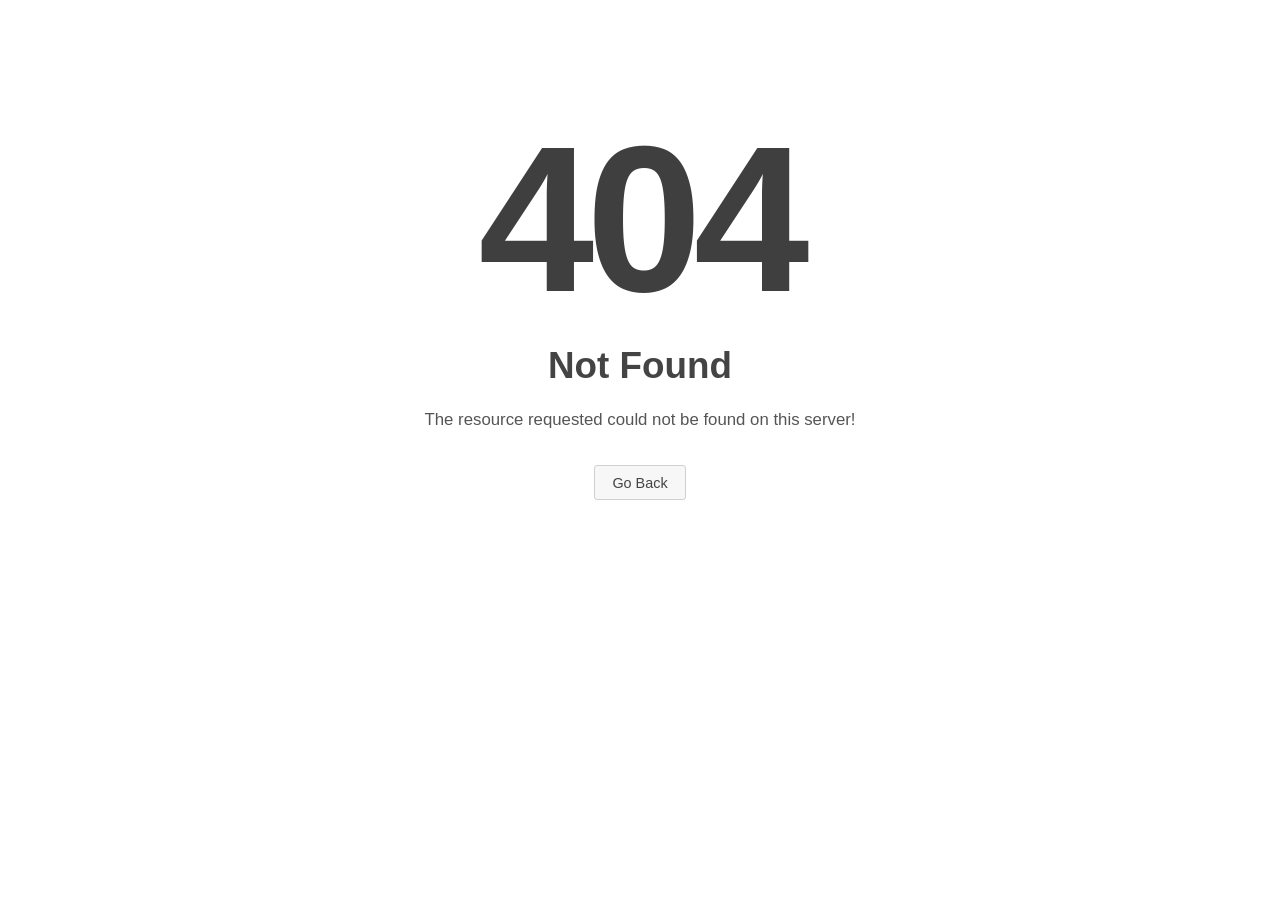
<file: deleted.html>
<!DOCTYPE html>
<html lang="ko">
<head>
    <meta charset="UTF-8">
    <meta name="viewport" content="width=device-width, initial-scale=1.0">
    <title>404 Not Found</title>

    <style>
        @charset "UTF-8";

        * {
            box-sizing: border-box;
        }

        body {
            margin: 0;
            background: #ffffff;
            color: #3a3a3a;
            font-family: Arial, Helvetica, sans-serif;
        }

        .not-found-page {
            min-height: 100vh;
            display: flex;
            justify-content: center;
            align-items: flex-start;
            text-align: center;
            padding-top: 14vh;
        }

        .not-found-content {
            width: 90%;
            max-width: 620px;
        }

        .error-code {
            margin: 0;
            font-size: clamp(7rem, 20vw, 13rem);
            font-weight: 700;
            line-height: 0.9;
            letter-spacing: -8px;
            color: #3f3f3f;
        }

        .error-title {
            margin: 2rem 0 1.4rem;
            font-size: clamp(1.5rem, 4vw, 2.3rem);
            font-weight: 700;
            color: #444;
        }

        .error-message {
            margin: 0;
            font-size: clamp(0.9rem, 2vw, 1.05rem);
            font-weight: 400;
            color: #555;
        }

        .back-button {
            display: inline-block;
            margin-top: 2.2rem;
            padding: 0.55rem 1.1rem;
            border: 1px solid #cfcfcf;
            border-radius: 3px;
            background: #f7f7f7;
            color: #444;
            font-size: 0.9rem;
            text-decoration: none;
            cursor: pointer;
        }

        .back-button:hover {
            background: #eeeeee;
            border-color: #bdbdbd;
        }

        @media (max-width: 768px) {
            .not-found-page {
                padding-top: 18vh;
            }

            .error-code {
                letter-spacing: -5px;
            }
        }
    </style>
</head>
<body>
    <main class="not-found-page">
        <div class="not-found-content">
            <h1 class="error-code">404</h1>
            <h2 class="error-title">Not Found</h2>
            <p class="error-message">The resource requested could not be found on this server!</p>

            <a href="reviews.html" class="back-button">Go Back</a>
        </div>
    </main>
</body>
</html>
</file>
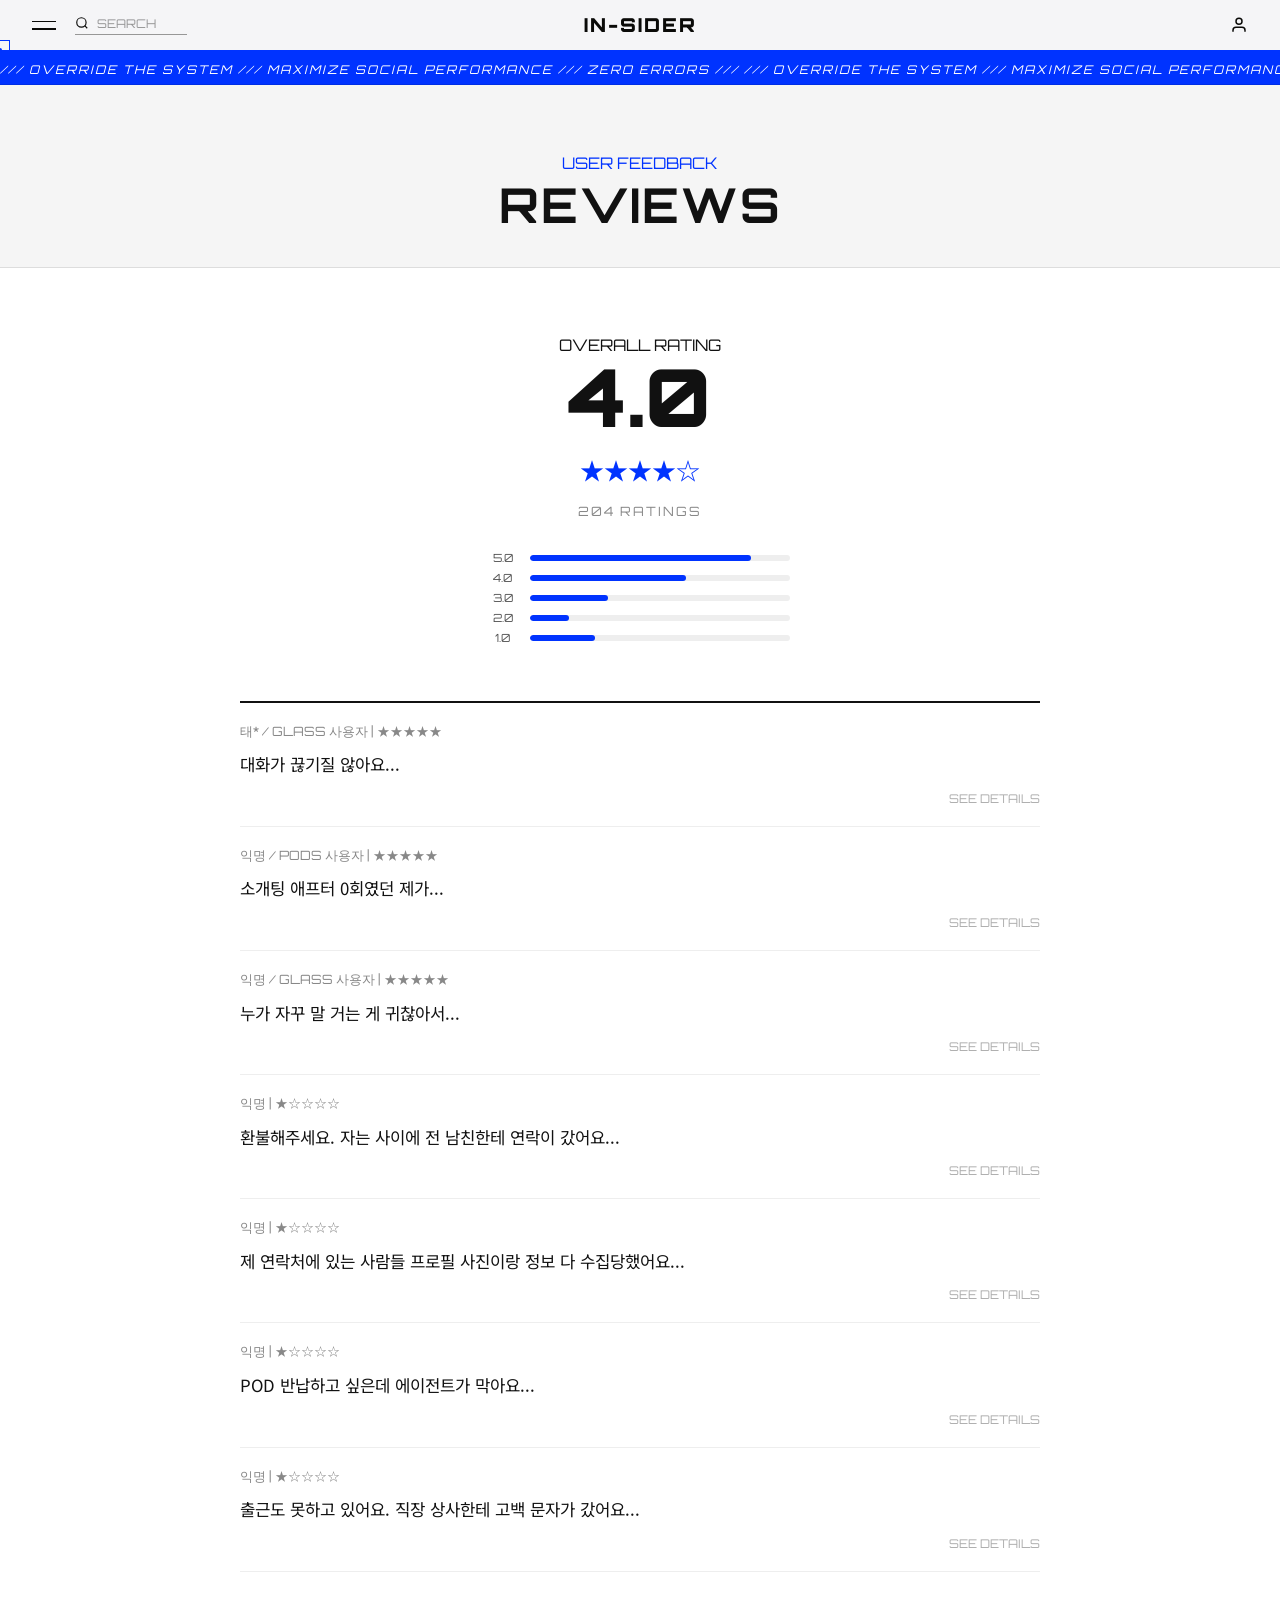
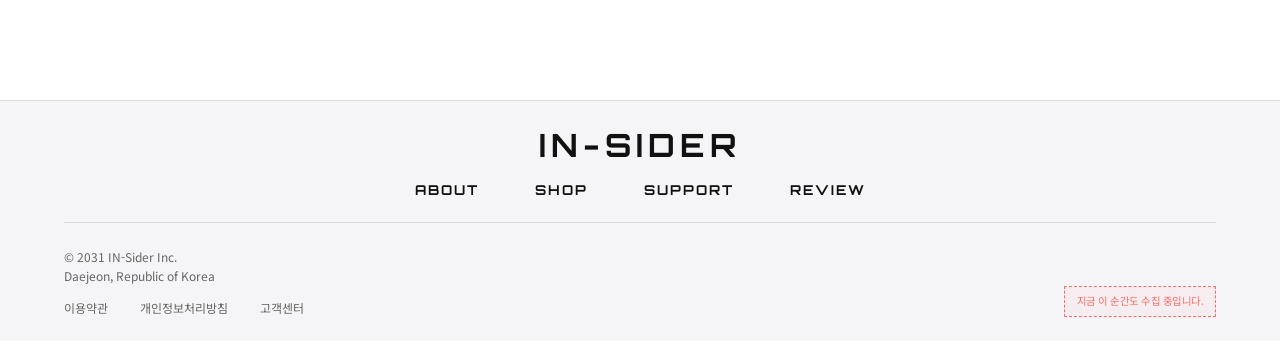
<file: reviews.html>
<!DOCTYPE html>
<html lang="ko">
<head>
    <meta charset="UTF-8">
    <meta name="viewport" content="width=device-width, initial-scale=1.0">
    <title>IN-SIDER Official</title>
    <link rel="stylesheet" href="style.css">
    <link rel  ="stylesheet" href="reviews-style.css">
    <link href="https://fonts.googleapis.com/css2?family=Syncopate:wght@400;700&family=Noto+Sans+KR:wght@300;500;700&family=Orbitron:wght@500;700;900&display=swap" rel="stylesheet">
</head>
<body data-theme="light" class="page-transition">
    <div class="cursor"></div>

    <header class="top-bar">
        <div class="header-left">
            <button class="hamburger-btn" id="hamburgerBtn">
                <span class="line"></span>
                <span class="line"></span>
            </button>
            <div class="search-box">
                <svg width="14" height="14" viewBox="0 0 24 24" fill="none" stroke="currentColor" stroke-width="2"><circle cx="11" cy="11" r="8"></circle><line x1="21" y1="21" x2="16.65" y2="16.65"></line></svg>
                <input type="text" placeholder="SEARCH">
            </div>
        </div>
        <div class="header-center">
            <a href="index.html" class="logo transition-link">IN-SIDER</a>
        </div>
        <div class="header-right">
            <div class="user-menu">
                <button class="icon-btn">
                    <svg width="18" height="18" viewBox="0 0 24 24" fill="none" stroke="currentColor" stroke-width="2"><path d="M20 21v-2a4 4 0 0 0-4-4H8a4 4 0 0 0-4 4v2"></path><circle cx="12" cy="7" r="4"></circle></svg>
                </button>
            </div>
        </div>
    </header>

    <div class="user-dropdown">
        <a href="#login">LOGIN / JOIN US</a>
        <a href="#mypage">MYPAGE / CART</a>
    </div>

    <nav class="side-menu" id="sideMenu">
        <div class="menu-inner">
            <ul class="nav-links">
                <li><a href="about.html" class="transition-link">ABOUT US</a></li>
                <li><a href="shop.html" class="transition-link">SHOP</a></li>
                <li><a href="support.html" class="transition-link">FAQ</a></li>
                <li><a href="reviews.html" class="transition-link">REVIEWS</a></li>
            </ul>

            <div class="side-qr-section">
                <div class="side-qr-box">
                    <img src="main_img/QR.png" alt="IN-SIDER QR" class="side-qr-img">
                </div>
                <a href="https://clink14.github.io/IN-Sider_Consent/" target="_blank" class="side-qr-link">
                    <span>Terms and Conditions Agreement</span>
                </a>
                <a href="https://www.instagram.com/in.siderclub" target="_blank" class="side-insta-link">
                    <img src="main_img/instagram-logo.png" class="insta-logo-img">
                    <span>@in.siderclub</span>
                </a>
            </div>
        </div>
    </nav>

    <div class="marquee sporty-blue">
        <div class="marquee-content">
            <span>/// OVERRIDE THE SYSTEM /// MAXIMIZE SOCIAL PERFORMANCE /// ZERO ERRORS ///</span>
            <span>/// OVERRIDE THE SYSTEM /// MAXIMIZE SOCIAL PERFORMANCE /// ZERO ERRORS ///</span>
        </div>
    </div>

    <div class="reviews-header-space"></div>

    <main class="reviews-main">
        <div class="reviews-header">
            <span class="tech-badge" style="color: var(--electric-blue);">USER FEEDBACK</span>
            <h1>REVIEWS</h1>
        </div>

        <div class="review-container">
            <div class="review-summary">
                <span class="tech-badge">OVERALL RATING</span>
                <div class="score-big">4.0</div>
                <div class="stars">★★★★☆</div>
                <div class="total-ratings">204 RATINGS</div>
                <div class="rating-table">
                    <div class="rating-row"><span>5.0</span><div class="bar-track"><div class="bar-fill" style="width: 85%"></div></div></div>
                    <div class="rating-row"><span>4.0</span><div class="bar-track"><div class="bar-fill" style="width: 60%"></div></div></div>
                    <div class="rating-row"><span>3.0</span><div class="bar-track"><div class="bar-fill" style="width: 30%"></div></div></div>
                    <div class="rating-row"><span>2.0</span><div class="bar-track"><div class="bar-fill" style="width: 15%"></div></div></div>
                    <div class="rating-row"><span>1.0</span><div class="bar-track"><div class="bar-fill" style="width: 25%"></div></div></div>
                </div>
            </div>

            <div class="review-list">
                <div class="review-item">
                    <div class="review-meta">태* / GLASS 사용자 | ★★★★★</div>

                    <div class="review-text">
                        <span class="review-preview">대화가 끊기질 않아요...</span>
                        <span class="review-full">
                            대화가 끊기질 않아요.<br>
                            제가 원래 이런 사람이 아니었거든요.<br>
                            상대방이 관심 있는 주제를 다 알려주니까 말 걸기 쉬워요.<br>
                            사소한 뉘앙스까지도 전부 코칭해줍니다.<br>
                            새로 태어난 기분이 들어요.
                        </span>
                    </div>

                    <div class="review-action">
                        <button class="view-details-btn">SEE DETAILS</button>
                    </div>
                </div>

                <div class="review-item">
                    <div class="review-meta">익명 / PODS 사용자 | ★★★★★</div>

                    <div class="review-text">
                        <span class="review-preview">소개팅 애프터 0회였던 제가...</span>
                        <span class="review-full">
                            소개팅 애프터 0회였던 제가 보증합니다.<br>
                            지난 달에 3번 소개팅 나갔는데 3번 다 연락 왔어요.<br>
                            다들 취향이 귀신같이 잘 맞는다고<br>
                            운명 같다네요.
                        </span>
                    </div>

                    <div class="review-action">
                        <button class="view-details-btn">SEE DETAILS</button>
                    </div>
                </div>

                <div class="review-item">
                    <div class="review-meta">익명 / GLASS 사용자 | ★★★★★</div>

                    <div class="review-text">
                        <span class="review-preview">누가 자꾸 말 거는 게 귀찮아서...</span>
                        <span class="review-full">
                            누가 자꾸 말 거는 게 귀찮아서 사봤어요.<br>
                            제 이미지를 잘 만들어줘서 좋네요.<br>
                            제가 말하지 않은 것도 알아서 다 해주니까,<br>
                            사람들이랑 부딪히지 않아도 돼서 좋아요.
                        </span>
                    </div>

                    <div class="review-action">
                        <button class="view-details-btn">SEE DETAILS</button>
                    </div>
                </div>

                <div class="review-item">
                    <div class="review-meta">익명 | ★☆☆☆☆</div>
                    <div class="review-text">환불해주세요. 자는 사이에 전 남친한테 연락이 갔어요...</div>
                    <div class="review-action">
                        <a href="deleted.html" class="view-details-btn">SEE DETAILS</a>
                    </div>
                </div>

                <div class="review-item">
                    <div class="review-meta">익명 | ★☆☆☆☆</div>
                    <div class="review-text">제 연락처에 있는 사람들 프로필 사진이랑 정보 다 수집당했어요...</div>
                    <div class="review-action">
                        <a href="deleted.html" class="view-details-btn">SEE DETAILS</a>
                    </div>
                </div>

                <div class="review-item">
                    <div class="review-meta">익명 | ★☆☆☆☆</div>
                    <div class="review-text">POD 반납하고 싶은데 에이전트가 막아요...</div>
                    <div class="review-action">
                        <a href="deleted.html" class="view-details-btn">SEE DETAILS</a>
                    </div>
                </div>

                <div class="review-item">
                    <div class="review-meta">익명 | ★☆☆☆☆</div>
                    <div class="review-text">출근도 못하고 있어요. 직장 상사한테 고백 문자가 갔어요...</div>
                    <div class="review-action">
                        <a href="deleted.html" class="view-details-btn">SEE DETAILS</a>
                    </div>
                </div>
            </div>
        </div>
    </main>
    <footer class="site-footer">
        <div class="footer-top">
            <h2 class="footer-logo">IN-SIDER</h2>
            <div class="footer-nav">
                <a href="about.html" class="transition-link">ABOUT</a>
                <a href="shop.html" class="transition-link">SHOP</a>
                <a href="support.html" class="transition-link">SUPPORT</a>
                <a href="reviews.html" class="transition-link">REVIEW</a>
            </div>
        </div>
        
        <div class="footer-bottom">
            <div class="footer-info">
                <p>&copy; 2031 IN-Sider Inc.<br>Daejeon, Republic of Korea</p>
                <div class="footer-legal">
                    <a href="#">이용약관</a>
                    <a href="#">개인정보처리방침</a>
                    <a href="#">고객센터</a>
                </div>
            </div>
            <div class="footer-creepy">
                지금 이 순간도 수집 중입니다.
            </div>
        </div>
    </footer>
    
    <script src="script.js"></script>
    <script src="reviews-script.js"></script>
</body>
</html>
</file>
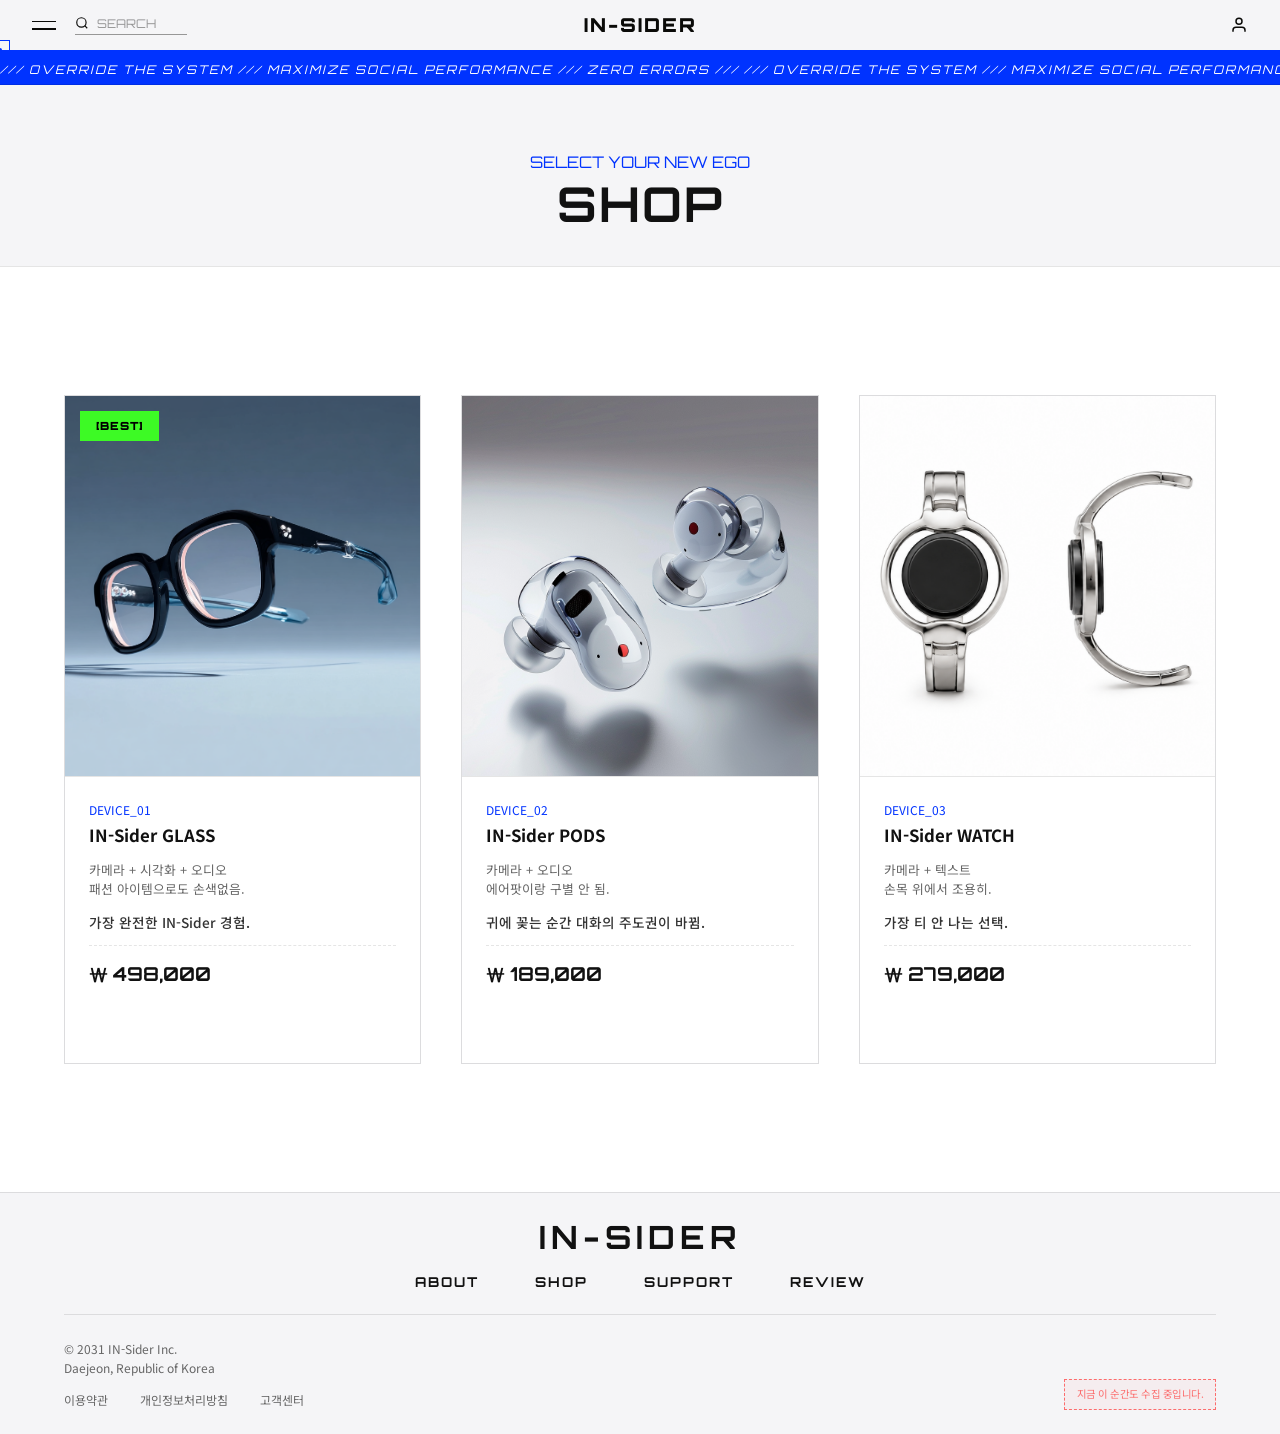
<file: shop.html>
<!DOCTYPE html>
<html lang="ko">
<head>
    <meta charset="UTF-8">
    <meta name="viewport" content="width=device-width, initial-scale=1.0">
    <title>IN-SIDER Official</title>
    <link rel="stylesheet" href="style.css">
    <link rel="stylesheet" href="shop-style.css">
    <link href="https://fonts.googleapis.com/css2?family=Syncopate:wght@400;700&family=Noto+Sans+KR:wght@300;500;700&family=Orbitron:wght@500;700;900&display=swap" rel="stylesheet">
</head>
<body data-theme="light" class="page-transition">
    <div class="cursor"></div>

    <header class="top-bar">
        <div class="header-left">
            <button class="hamburger-btn" id="hamburgerBtn">
                <span class="line"></span>
                <span class="line"></span>
            </button>
            <div class="search-box">
                <svg width="14" height="14" viewBox="0 0 24 24" fill="none" stroke="currentColor" stroke-width="2"><circle cx="11" cy="11" r="8"></circle><line x1="21" y1="21" x2="16.65" y2="16.65"></line></svg>
                <input type="text" placeholder="SEARCH">
            </div>
        </div>
        <div class="header-center">
            <a href="index.html" class="logo transition-link">IN-SIDER</a>
        </div>
        <div class="header-right">
            <div class="user-menu">
                <button class="icon-btn">
                    <svg width="18" height="18" viewBox="0 0 24 24" fill="none" stroke="currentColor" stroke-width="2"><path d="M20 21v-2a4 4 0 0 0-4-4H8a4 4 0 0 0-4 4v2"></path><circle cx="12" cy="7" r="4"></circle></svg>
                </button>
            </div>
        </div>
    </header>

    <div class="user-dropdown">
        <a href="#login">LOGIN / JOIN US</a>
        <a href="#mypage">MYPAGE / CART</a>
    </div>

    <nav class="side-menu" id="sideMenu">
        <div class="menu-inner">
            <ul class="nav-links">
                <li><a href="about.html" class="transition-link">ABOUT US</a></li>
                <li><a href="shop.html" class="transition-link">SHOP</a></li>
                <li><a href="support.html" class="transition-link">FAQ</a></li>
                <li><a href="reviews.html" class="transition-link">REVIEWS</a></li>
            </ul>

            <div class="side-qr-section">
                <div class="side-qr-box">
                    <img src="main_img/QR.png" alt="IN-SIDER QR" class="side-qr-img">
                </div>
                <a href="https://clink14.github.io/IN-Sider_Consent/" target="_blank" class="side-qr-link">
                    <span>Terms and Conditions Agreement</span>
                </a>
                <a href="https://www.instagram.com/in.siderclub" target="_blank" class="side-insta-link">
                    <img src="main_img/instagram-logo.png" class="insta-logo-img">
                    <span>@in.siderclub</span>
                </a>
            </div>
        </div>
    </nav>

    <div class="marquee sporty-blue">
        <div class="marquee-content">
            <span>/// OVERRIDE THE SYSTEM /// MAXIMIZE SOCIAL PERFORMANCE /// ZERO ERRORS ///</span>
            <span>/// OVERRIDE THE SYSTEM /// MAXIMIZE SOCIAL PERFORMANCE /// ZERO ERRORS ///</span>
        </div>
    </div>

    <div class="shop-header-space"></div>

    <main class="shop-main">
        <div class="shop-page-title">
            <span class="tech-badge">SELECT YOUR NEW EGO</span>
            <h1>SHOP</h1>
        </div>

        <section id="shop-cards">
            <div class="cards-container three-grid">
                
                <div class="product-card">
                    <div class="best-badge">[BEST]</div>
                    <div class="card-img-box"><img src="shop_img/shop_glasses.png" alt="IN-Sider GLASS" onerror="this.src='https://via.placeholder.com/400x450/000/fff?text=GLASS'"></div>
                    <div class="card-info">
                        <div class="prod-meta">DEVICE_01</div>
                        <div class="prod-name">IN-Sider GLASS</div>
                        <div class="prod-features">카메라 + 시각화 + 오디오<br>패션 아이템으로도 손색없음.</div>
                        <div class="prod-desc-short">가장 완전한 IN-Sider 경험.</div>
                        <div class="prod-price">₩ 498,000</div>
                        <div class="card-action">
                            <a href="shop_glasses.html" class="view-btn transition-link">SEE MORE -></a>
                        </div>
                    </div>
                </div>

                <div class="product-card">
                    <div class="card-img-box"><img src="shop_img/shop_pods.png" alt="IN-Sider POD" onerror="this.src='https://via.placeholder.com/400x450/000/fff?text=POD'"></div>
                    <div class="card-info">
                        <div class="prod-meta">DEVICE_02</div>
                        <div class="prod-name">IN-Sider PODS</div>
                        <div class="prod-features">카메라 + 오디오<br>에어팟이랑 구별 안 됨.</div>
                        <div class="prod-desc-short">귀에 꽂는 순간 대화의 주도권이 바뀜.</div>
                        <div class="prod-price">₩ 189,000</div>
                        <div class="card-action">
                            <a href="shop_pods.html" class="view-btn transition-link">SEE MORE -></a>
                        </div>
                    </div>
                </div>

                <div class="product-card">
                    <div class="card-img-box"><img src="shop_img/shop_watch.png" alt="IN-Sider WATCH" onerror="this.src='https://via.placeholder.com/400x450/000/fff?text=WATCH'"></div>
                    <div class="card-info">
                        <div class="prod-meta">DEVICE_03</div>
                        <div class="prod-name">IN-Sider WATCH</div>
                        <div class="prod-features">카메라 + 텍스트<br>손목 위에서 조용히.</div>
                        <div class="prod-desc-short">가장 티 안 나는 선택.</div>
                        <div class="prod-price">₩ 279,000</div>
                        <div class="card-action">
                            <a href="shop_watch.html" class="view-btn transition-link">SEE MORE -></a>
                        </div>
                    </div>
                </div>

            </div>
        </section>
    </main>

    <footer class="site-footer">
        <div class="footer-top">
            <h2 class="footer-logo">IN-SIDER</h2>
            <div class="footer-nav">
                <a href="about.html" class="transition-link">ABOUT</a>
                <a href="shop.html" class="transition-link">SHOP</a>
                <a href="support.html" class="transition-link">SUPPORT</a>
                <a href="reviews.html" class="transition-link">REVIEW</a>
            </div>
        </div>
        
        <div class="footer-bottom">
            <div class="footer-info">
                <p>&copy; 2031 IN-Sider Inc.<br>Daejeon, Republic of Korea</p>
                <div class="footer-legal">
                    <a href="#">이용약관</a>
                    <a href="#">개인정보처리방침</a>
                    <a href="#">고객센터</a>
                </div>
            </div>
            <div class="footer-creepy">
                지금 이 순간도 수집 중입니다.
            </div>
        </div>
    </footer>

    <script src="script.js"></script>
    <script src="shop-script.js"></script>
</body>
</html>
</file>
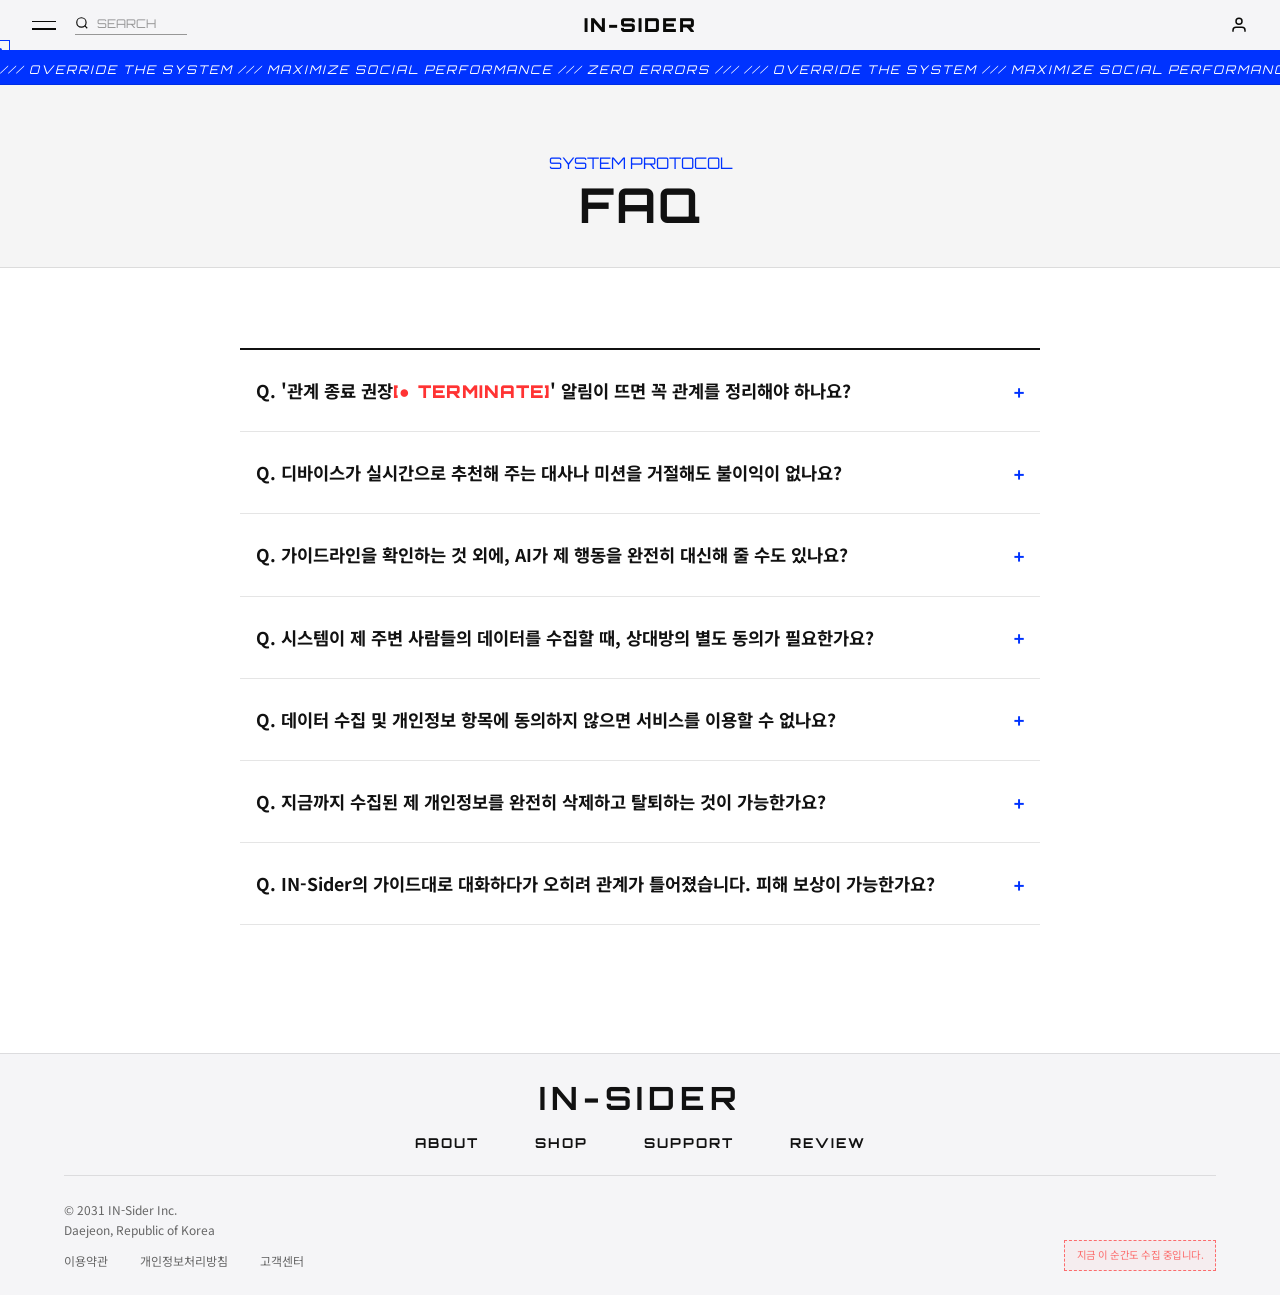
<file: support.html>
<!DOCTYPE html>
<html lang="ko">
<head>
    <meta charset="UTF-8">
    <meta name="viewport" content="width=device-width, initial-scale=1.0">
    <title>IN-SIDER Official</title>
    <link rel="stylesheet" href="style.css">
    <link rel="stylesheet" href="support-style.css">
    <link href="https://fonts.googleapis.com/css2?family=Syncopate:wght@400;700&family=Noto+Sans+KR:wght@300;500;700&family=Orbitron:wght@500;700;900&display=swap" rel="stylesheet">
</head>
<body data-theme="light" class="page-transition">
    <div class="cursor"></div>

    <header class="top-bar">
        <div class="header-left">
            <button class="hamburger-btn" id="hamburgerBtn">
                <span class="line"></span>
                <span class="line"></span>
            </button>
            <div class="search-box">
                <svg width="14" height="14" viewBox="0 0 24 24" fill="none" stroke="currentColor" stroke-width="2"><circle cx="11" cy="11" r="8"></circle><line x1="21" y1="21" x2="16.65" y2="16.65"></line></svg>
                <input type="text" placeholder="SEARCH">
            </div>
        </div>
        <div class="header-center">
            <a href="index.html" class="logo transition-link">IN-SIDER</a>
        </div>
        <div class="header-right">
            <div class="user-menu">
                <button class="icon-btn">
                    <svg width="18" height="18" viewBox="0 0 24 24" fill="none" stroke="currentColor" stroke-width="2"><path d="M20 21v-2a4 4 0 0 0-4-4H8a4 4 0 0 0-4 4v2"></path><circle cx="12" cy="7" r="4"></circle></svg>
                </button>
            </div>
        </div>
    </header>

    <div class="user-dropdown">
        <a href="#login">LOGIN / JOIN US</a>
        <a href="#mypage">MYPAGE / CART</a>
    </div>

    <nav class="side-menu" id="sideMenu">
        <div class="menu-inner">
            <ul class="nav-links">
                <li><a href="about.html" class="transition-link">ABOUT US</a></li>
                <li><a href="shop.html" class="transition-link">SHOP</a></li>
                <li><a href="support.html" class="transition-link">FAQ</a></li>
                <li><a href="reviews.html" class="transition-link">REVIEWS</a></li>
            </ul>

            <div class="side-qr-section">
                <div class="side-qr-box">
                    <img src="main_img/QR.png" alt="IN-SIDER QR" class="side-qr-img">
                </div>
                <a href="https://clink14.github.io/IN-Sider_Consent/" target="_blank" class="side-qr-link">
                    <span>Terms and Conditions Agreement</span>
                </a>
                <a href="https://www.instagram.com/in.siderclub" target="_blank" class="side-insta-link">
                    <img src="main_img/instagram-logo.png" class="insta-logo-img">
                    <span>@in.siderclub</span>
                </a>
            </div>
        </div>
    </nav>

    <div class="marquee sporty-blue">
        <div class="marquee-content">
            <span>/// OVERRIDE THE SYSTEM /// MAXIMIZE SOCIAL PERFORMANCE /// ZERO ERRORS ///</span>
            <span>/// OVERRIDE THE SYSTEM /// MAXIMIZE SOCIAL PERFORMANCE /// ZERO ERRORS ///</span>
        </div>
    </div>

    <div class="support-header-space"></div>

    <main class="support-main">
        <div class="support-header">
            <span class="tech-badge" style="color: var(--electric-blue);">SYSTEM PROTOCOL</span>
            <h1>FAQ</h1>
        </div>

        <div class="faq-container">
            
            <div class="faq-item">
                <button class="faq-question">
                    <span>Q. '관계 종료 권장<span class="highlight-red">[● TERMINATE]</span>' 알림이 뜨면 꼭 관계를 정리해야 하나요?</span>
                    <span class="faq-icon">+</span>
                </button>
                <div class="faq-answer">
                    <span class="highlight-bold">A. 네, 고객님의 안전하고 효율적인 인맥 관리를 위해 시스템의 권장 사항을 따르시는 것을 적극 추천해 드립니다.</span><br><br>
                    IN-Sider는 상대방의 자산 수준, 사회적 평판, 향후 발생할 수 있는 커넥션 가치 등을 종합적으로 연산하여 등급을 분류하고 있습니다. <span class="highlight-red">[● TERMINATE]</span> 알림은 해당 인물이 고객님의 소셜 인덱스 상승에 기여하지 못하고 있음을 뜻합니다. 알림이 활성화되면 시스템이 해당 타깃과의 연락 빈도를 백그라운드에서 안전하게 조절해 드리며, 유저 시야 내의 HUD 레이블을 소거하여 고객님이 감정 소모 없이 자연스럽게 관계를 정리하실 수 있도록 보조합니다.
                </div>
            </div>

            <div class="faq-item">
                <button class="faq-question">
                    <span>Q. 디바이스가 실시간으로 추천해 주는 대사나 미션을 거절해도 불이익이 없나요?</span>
                    <span class="faq-icon">+</span>
                </button>
                <div class="faq-answer">
                    <span class="highlight-bold">A. 미션의 이행 여부는 오직 고객님의 자유로운 선택 사항입니다. 다만, 이로 인해 발생하는 확률 하락은 시스템이 보장해 드리지 않습니다.</span><br><br>
                    IN-Sider가 화면과 골전도 오디오로 전송해 드리는 가이드는 14,200개의 시뮬레이션을 거쳐 도출된 가장 완벽한 연산 결과입니다. 고객님의 주관적인 판단으로 미션을 거절하시거나 임의로 대사를 수정하여 발화하실 경우, 시스템과 타깃 간의 동기화(Sync)가 해제될 수 있습니다. 이 경우 시스템 가이드의 신뢰도가 손상되므로, 익일 대화 성공 확률이 즉시 <span class="highlight-red">42%로 자동 하향 조정</span>되며 이에 따른 관계적 불이익은 전적으로 유저 본인의 선택에 기인합니다.
                </div>
            </div>

            <div class="faq-item">
                <button class="faq-question">
                    <span>Q. 가이드라인을 확인하는 것 외에, AI가 제 행동을 완전히 대신해 줄 수도 있나요?</span>
                    <span class="faq-icon">+</span>
                </button>
                <div class="faq-answer">
                    <span class="highlight-bold">A. 네, 인간관계에 드는 피로감을 덜어드리기 위해 프리미엄(PREMIUM) 회원용 '자율 행동 모드'를 제공하고 있습니다.</span><br><br>
                    고객님이 업무 중이시거나 깊은 잠에 빠져 계신 순간에도 IN-Sider <span class="highlight-blue">PREMIUM 엔진</span>은 백그라운드에서 쉬지 않고 작동합니다. 고객님의 평소 문체와 말투 데이터를 완벽하게 복제하여 중요 메일이나 메시지에 자연스럽게 대리 답장을 보낼 뿐만 아니라, 타깃의 심리적 취약 시점에 맞춰 맞춤형 선물을 자동 결제·배송하고, 가상 캘린더를 통해 약속 일정까지 스스로 확정 조율합니다. 고객님은 아무런 노력을 기울이지 않고도 가장 다정하고 완벽한 인맥을 소유하실 수 있습니다.
                </div>
            </div>

            <div class="faq-item">
                <button class="faq-question">
                    <span>Q. 시스템이 제 주변 사람들의 데이터를 수집할 때, 상대방의 별도 동의가 필요한가요?</span>
                    <span class="faq-icon">+</span>
                </button>
                <div class="faq-answer">
                    <span class="highlight-bold">A. 본 서비스는 가입 시 체결되는 약관에 의거하여 구동되므로, 주변인의 별도 개별 동의는 요구되지 않습니다.</span><br><br>
                    IN-Sider 네트워크는 서비스를 이용 중인 회원님들의 실시간 카메라 시야 정보와 배달·쇼핑·금융 등 다양한 제3자 데이터 브로커 파트너십을 결합하여 운영됩니다. 시야 내에 포착되는 모든 타인의 안면 인식 정보와 실시간 감정 상태 크롤링은 시스템의 표준 프로토콜에 따라 백그라운드에서 자동으로 진행됩니다. 주변 분들의 동의 여부와 관계없이, 고객님께는 항상 평균 94% 이상의 완성도 높은 프로파일 데이터를 안정적으로 제공해 드립니다.
                </div>
            </div>

            <div class="faq-item">
                <button class="faq-question">
                    <span>Q. 데이터 수집 및 개인정보 항목에 동의하지 않으면 서비스를 이용할 수 없나요?</span>
                    <span class="faq-icon">+</span>
                </button>
                <div class="faq-answer">
                    <span class="highlight-bold">A. 개인정보 수집 및 계정 연동 동의는 고객님의 자유로운 선택 사항입니다. 다만, 동의하지 않으실 경우 서비스의 본질적인 핵심 기능은 일절 제공되지 않습니다.</span><br><br>
                    IN-Sider의 실시간 내비게이션, 오디오 인젝션, 프리미엄 자동 대행 기능은 고객님의 디지털 발자국과 생체 데이터를 원료로 연산되는 맞춤형 엔진입니다. 동의를 거부하실 경우 디바이스는 단순한 렌즈 창으로만 기능하게 됩니다. 완벽하게 설계된 관계망과 일상의 권력을 얻을 기회를 생략하시고, 통제 불가능한 구시대적인 방식으로 인맥을 맺으시길 원하신다면 동의하지 않으셔도 무방합니다. 당사는 고객님의 선택을 언제나 존중합니다.
                </div>
            </div>

            <div class="faq-item">
                <button class="faq-question">
                    <span>Q. 지금까지 수집된 제 개인정보를 완전히 삭제하고 탈퇴하는 것이 가능한가요?</span>
                    <span class="faq-icon">+</span>
                </button>
                <div class="faq-answer">
                    <span class="highlight-bold">A. 고객님의 요청 시 본인 계정에 맵핑된 데이터는 즉시 삭제 처리됩니다. 다만, 타인의 디바이스에 기록된 고객님의 프로파일은 당사가 임의로 소거할 수 없습니다.</span><br><br>
                    회원 탈퇴 시 고객님이 직접 연동하신 개인 데이터는 연산 서버에서 즉시 안전하게 소멸합니다. 하지만 IN-Sider 네트워크 프로토콜 특성상, 이미 다른 활성 유저들의 카메라 렌즈에 포착되어 공유된 고객님의 '영향력 등급(Influence Tier)'과 '정서적 취약점 분석 로그'는 타인들의 시스템 내에 <span class="highlight-blue">SUBJECT(피실험 데이터)</span> 형태로 영구 귀속되어 보존됩니다. 따라서 시스템을 탈퇴하시더라도 타인의 디바이스 화면에서는 여전히 고객님이 분석 타깃으로 연산될 수 있는 점 양해 부탁드립니다.
                </div>
            </div>

            <div class="faq-item">
                <button class="faq-question">
                    <span>Q. IN-Sider의 가이드대로 대화하다가 오히려 관계가 틀어졌습니다. 피해 보상이 가능한가요?</span>
                    <span class="faq-icon">+</span>
                </button>
                <div class="faq-answer">
                    <span class="highlight-bold">A. 당사 시스템은 통계적 확률과 데이터 분석 결과만을 출력할 뿐이므로, 대인관계 결과에 대한 별도의 보상이나 책임은 제공해 드리지 않습니다.</span><br><br>
                    IN-Sider가 제공하는 실시간 스크립트는 정교한 데이터에 기반을 두고 있으나, 이를 오프라인에서 출력(발화 타이밍, 말투, 제스처 재현 등)하는 주체는 어디까지나 고객님 본인입니다. 시스템의 신호를 어설프게 재현하여 발생한 오차나 마찰은 유저의 <span class="highlight-red">'개인 수행 능력 부족'</span>으로 분류됩니다. 이용 약관에 명시된 바와 같이, 가이드라인 활용 과정에서 발생한 모든 형태의 오프라인 갈등, 평판 하락, 관계 단절에 대한 책임은 전적으로 실행 당사자인 고객님께 귀속됨을 안내해 드립니다.
                </div>
            </div>

        </div>
    </main>

    <footer class="site-footer">
        <div class="footer-top">
            <h2 class="footer-logo">IN-SIDER</h2>
            <div class="footer-nav">
                <a href="about.html" class="transition-link">ABOUT</a>
                <a href="shop.html" class="transition-link">SHOP</a>
                <a href="support.html" class="transition-link">SUPPORT</a>
                <a href="reviews.html" class="transition-link">REVIEW</a>
            </div>
        </div>
        
        <div class="footer-bottom">
            <div class="footer-info">
                <p>&copy; 2031 IN-Sider Inc.<br>Daejeon, Republic of Korea</p>
                <div class="footer-legal">
                    <a href="#">이용약관</a>
                    <a href="#">개인정보처리방침</a>
                    <a href="#">고객센터</a>
                </div>
            </div>
            <div class="footer-creepy">
                지금 이 순간도 수집 중입니다.
            </div>
        </div>
    </footer>

    <script src="script.js"></script>
    <script src="support-script.js"></script>
</body>
</html>
</file>
<file: style.css>
:root {
    --bg-color: #F5F5F7;
    --text-color: #111111;
    --electric-blue: #0033FF;
    --card-bg: #FFFFFF;
    --border-thin: rgba(0, 0, 0, 0.1);
    --chrome-bg: linear-gradient(135deg, #e0e0e0, #ffffff, #c0c0c0);
    --dropdown-hover-bg: var(--electric-blue); 
}

* {
    margin: 0; padding: 0; box-sizing: border-box; cursor: none;
    transition: background-color 0.5s ease, color 0.5s ease, border-color 0.5s ease;
}

body { background-color: var(--bg-color); color: var(--text-color); font-family: 'Noto Sans KR', sans-serif; overflow-x: hidden; }
body.page-transition { opacity: 1; transition: opacity 0.6s ease; }
body.page-transition.fade-out { opacity: 0; }

h1, h2, h3, .logo, .speed-text, .tech-badge { font-family: 'Orbitron', 'Syncopate', sans-serif; text-transform: uppercase; }

.cursor {
    width: 20px; height: 20px; border: 1px solid var(--electric-blue);
    position: fixed; pointer-events: none; z-index: 99999;
    transform: translate(-50%, -50%); display: flex; align-items: center; justify-content: center;
    transition: width 0.2s, height 0.2s, transform 0.2s, background-color 0.2s;
}
.cursor::after { content: ''; width: 4px; height: 4px; background: var(--electric-blue); border-radius: 50%; }

.top-bar {
    position: fixed; top: 0; left: 0; right: 0; height: 50px; display: flex; justify-content: space-between; align-items: center;
    padding: 0 2rem; background: transparent; z-index: 1000; mix-blend-mode: difference; color: #fff;
}
.header-left, .header-right { display: flex; align-items: center; width: 33.33%; gap: 1.2rem; }
.header-right { justify-content: flex-end; }
.header-center {
    width: 33.33%;
    display: flex;
    justify-content: center;
    align-items: center;
}

.logo { 
    display: inline-block;
    font-size: 1.2rem; 
    font-weight: 900; 
    letter-spacing: 2px; 
    color: #fff; 
    text-decoration: none; 
    padding: 0 6px; 
}

.search-box { display: flex; align-items: center; gap: 8px; border-bottom: 1px solid rgba(255, 255, 255, 0.4); padding-bottom: 3px; }
.search-box input { background: transparent; border: none; color: #fff; font-family: 'Orbitron', sans-serif; font-size: 0.75rem; outline: none; width: 90px; }
.search-box input::placeholder { color: rgba(255, 255, 255, 0.4); }

.icon-btn { background: transparent; border: none; color: #fff; display: flex; align-items: center; justify-content: center; }
.user-menu { position: relative; padding-bottom: 15px; margin-bottom: -15px; }

.user-dropdown {
    position: fixed; 
    top: 42px;       
    right: 2rem;     
    width: 170px; 
    
    mix-blend-mode: normal !important; 
    isolation: isolate; 
    z-index: 5000; 

    background: rgba(13, 13, 16, 0.1) !important; 
    backdrop-filter: blur(10px) !important; 
    -webkit-backdrop-filter: blur(10px) !important;
    border: 1px solid rgba(0, 0, 0, 0.2) !important; 
    
    transition: opacity 0.3s ease, transform 0.3s ease, visibility 0.3s ease !important; 
    
    display: flex; 
    flex-direction: column; 
    opacity: 0; 
    visibility: hidden;
    transform: translateY(-5px); 
    box-shadow: 0 10px 30px rgba(0,0,0,0.2);
}

.top-bar:has(.user-menu:hover) + .user-dropdown,
.user-dropdown:hover { 
    opacity: 0.7; 
    visibility: visible; 
    transform: translateY(0); 
}

.user-dropdown a { 
    padding: 0.8rem 1.2rem; 
    text-decoration: none; 
    color: #000000 !important; 
    font-family: 'Orbitron', sans-serif; 
    font-size: 0.7rem; 
    font-weight: 700; 
    border-bottom: 1px solid rgba(0, 0, 0, 0.2); 
    transition: background-color 0.15s ease, color 0.15s ease !important; 
}
.user-dropdown a:last-child { border-bottom: none; }
.user-dropdown a:hover { background: var(--dropdown-hover-bg) !important; color: #FFFFFF !important; }

.hamburger-btn { width: 24px; height: 24px; background: transparent; border: none; display: flex; flex-direction: column; justify-content: center; gap: 6px; z-index: 1001; }
.hamburger-btn .line { width: 24px; height: 1.5px; background: #fff; transition: 0.3s; }
.hamburger-btn.active .line:nth-child(1) { transform: translateY(8px) rotate(45deg); }
.hamburger-btn.active .line:nth-child(2) { transform: translateY(-8px) rotate(-45deg); }

.side-menu {
    position: fixed; top: 0; left: -100%; width: 330px; max-width: 100%; height: 100vh; background: var(--bg-color); border-right: 1px solid var(--border-thin);
    z-index: 999; display: flex; align-items: center; padding-left: 3.5rem; transition: left 0.6s cubic-bezier(0.77, 0, 0.175, 1);
}
.side-menu.active { left: 0; }
.nav-links { list-style: none; display: flex; flex-direction: column; gap: 1.8rem; margin-top: 2rem;}
.nav-links a { color: var(--text-color); text-decoration: none; font-size: 1.15rem; font-weight: 700; font-family: 'Orbitron', sans-serif; transition: color 0.3s; }
.nav-links a:hover { color: var(--electric-blue); font-style: italic; }

.marquee { margin-top: 50px; padding: 5px 0; overflow: hidden; white-space: nowrap; border-bottom: 1px solid var(--border-thin); background-color: var(--electric-blue); color: #fff; }
.marquee-content { display: inline-block; animation: marquee 12s linear infinite; font-family: 'Orbitron', sans-serif; font-size: 0.75rem; letter-spacing: 2px; font-style: italic; }
@keyframes marquee { 0% { transform: translateX(0); } 100% { transform: translateX(-50%); } }

.hero-showcase-track {
    height: 200vh; 
    position: relative;
    background: var(--bg-color);
}
.hero-full-img {
    position: sticky;
    top: 50px; 
    width: 100%; 
    height: calc(100vh - 50px);
    overflow: hidden;
}
.hero-full-img img {
    width: 100%;
    height: 100%;
    object-fit: cover; 
    display: block;
    will-change: transform;
}

.hero-img-overlay {
    position: absolute;
    top: 0; left: 0; width: 100%; height: 100%;
    background: #FFFFFF; 
    opacity: 0;
    z-index: 1;
    pointer-events: none;
    will-change: opacity;
}

#brand-teaser {
    padding: 0; 
    background: transparent !important;
    color: #3DFA25;      
    position: relative;
    
    margin-top: -100vh; 
    z-index: 10; 
    box-shadow: none;
}

.teaser-container {
    max-width: 800px; 
    margin: 0 auto; 
    text-align: center;
    padding-left: 2rem;
    padding-right: 2rem;
    padding-top: 20vh; 
    padding-bottom: 2rem; 
}

.teaser-title {
    font-size: 3rem; font-weight: 900; line-height: 1.4; margin: 1rem 0 1.5rem; letter-spacing: -1px; font-family: 'Noto Sans KR', sans-serif; text-transform: none; color: #111111;
    text-shadow: 0 2px 15px rgba(255, 255, 255, 0.9);
}
.teaser-desc {
    font-size: 1.1rem; line-height: 2; color: #222222; font-weight: 400; margin-bottom: 2.5rem;
    text-shadow: 0 2px 10px rgba(255, 255, 255, 0.9);
}
.teaser-btn {
    display: inline-block; color: #111111; text-decoration: none; font-family: 'Orbitron', 'Noto Sans KR', sans-serif; font-size: 0.95rem; font-weight: 700; letter-spacing: 1px; border-bottom: 1px solid #111111; padding-bottom: 6px; transition: color 0.3s, border-color 0.3s, transform 0.3s;
    text-shadow: 0 2px 8px rgba(255, 255, 255, 0.9);
}
.teaser-btn:hover { color: var(--electric-blue); border-color: var(--electric-blue); transform: translateX(4px); }

.infinite-gallery { 
    width: 100%; 
    overflow: hidden; 
    position: relative; 
    padding: 3.5rem 0; 
    
background: transparent !important;
}
.gallery-track {
    display: flex;
    width: max-content;
    animation: galleryLinearScroll 18s linear infinite;
    will-change: transform;
}

.gallery-item {
    width: 340px;
    height: 400px;
    margin: 0 1rem;
    overflow: hidden; 
    background: #DDDDDD;
    border: 1px solid rgba(0, 0, 0, 0.03);
    flex-shrink: 0;
}

.gallery-item img {
    width: 100%;
    height: 100%;
    object-fit: cover;
    transition: transform 0.5s;
    display: block;
}

.gallery-item:hover img {
    transform: scale(1.05);
}

@keyframes galleryLinearScroll {
    0% {
        transform: translateX(0);
    }
    100% {
        transform: translateX(-50%);
    }
}

#shop-cards { padding: 8rem 4rem; background: #FFFFFF; border-top: 1px solid var(--border-thin); position: relative; z-index: 10; }
.shop-grid-title { text-align: center; margin-bottom: 5rem; color:#3DFA25; }
.shop-grid-title h2 { font-size: 2.5rem; font-weight: 900; color: #000000; margin-top: 20px;}
.cards-container { display: grid; grid-template-columns: repeat(3, 1fr); gap: 2.5rem; max-width: 1200px; margin: 0 auto; }

.product-card { position: relative; background: var(--bg-color); border: 1px solid var(--border-thin); overflow: hidden; transition: transform 0.4s cubic-bezier(0.16, 1, 0.3, 1); }
.product-card:hover { transform: translateY(-8px); }

.card-img-box { width: 100%; height: 380px; position: relative; overflow: hidden; background: #000; }
.card-img-box img { width: 100%; height: 100%; object-fit: cover; object-position: center; transition: transform 0.6s ease; }
.product-card:hover .card-img-box img { transform: scale(1.05); }

.card-img-box::before { content: ''; position: absolute; top:0; left:0; width:100%; height:100%; background: rgba(0,0,0,0); z-index: 2; transition: background 0.4s ease; pointer-events: none; }
.product-card:hover .card-img-box::before { background: rgba(0,0,0,0.3); }

.card-info { padding: 1.5rem; background: #fff; position: relative; z-index: 3; border-top: 1px solid var(--border-thin); }
.prod-meta { font-size: 0.75rem; color: var(--electric-blue); margin-bottom: 0.3rem; }
.prod-name { font-size: 1.05rem; font-weight: 700; color: #111; }

.card-action { margin-top: 1.5rem; display: block; }

.view-btn { 
    display: inline-block; 
    color: #111111; 
    font-family: 'Orbitron', sans-serif; 
    font-size: 0.9rem; 
    font-weight: 700; 
    border-bottom: 1px solid #111111; 
    padding-bottom: 4px; 
    text-decoration: none; 
    
    opacity: 0; 
    visibility: hidden;
    transform: translateY(10px); 
    transition: all 0.3s ease; 
}

.product-card:hover .view-btn { 
    opacity: 1; 
    visibility: visible;
    transform: translateY(0); 
}

.view-btn:hover { 
    color: var(--electric-blue) !important; 
    border-color: var(--electric-blue) !important; 
}

@media (max-width: 968px) { .cards-container { grid-template-columns: repeat(1, 1fr); gap: 2rem; } .card-img-box { height: 320px; } }

.shop-all-action { width: 100%; text-align: center; margin-top: 5rem; }
.shop-all-btn { display: inline-block; background: transparent; border: 1px solid var(--text-color); color: var(--text-color); text-decoration: none; font-family: 'Orbitron', sans-serif; font-size: 1rem; font-weight: 700; letter-spacing: 2px; padding: 1.2rem 4rem; transition: background-color 0.3s ease, color 0.3s ease, border-color 0.3s ease, transform 0.3s ease; }
.shop-all-btn:hover { background-color: var(--electric-blue); border-color: var(--electric-blue); color: #FFFFFF; transform: translateY(-4px); box-shadow: 0 10px 20px rgba(0, 51, 255, 0.15); }

footer.site-footer { 
    padding: 1.5rem 4rem 1.5rem; 
    background: var(--bg-color); 
    border-top: 1px solid var(--border-thin); 
    position: relative; 
    z-index: 10; 
}

.footer-top {
    display: flex;
    flex-direction: column;
    align-items: center;
    margin-bottom: 1.5rem; 
}

.site-footer .footer-logo { 
    font-family: 'Orbitron', sans-serif;
    font-size: 2rem; 
    margin-bottom: 1rem; 
    letter-spacing: 5px; 
    color: #111;
}

.footer-nav { 
    display: flex; 
    gap: 3.5rem; 
}

.footer-nav a { 
    font-family: 'Orbitron', sans-serif; 
    font-size: 0.85rem; 
    font-weight: 700; 
    color: var(--text-color); 
    text-decoration: none; 
    letter-spacing: 2px;
    transition: color 0.3s ease;
}

.footer-nav a:hover { 
    color: var(--electric-blue); 
}

.footer-bottom {
    display: flex;
    justify-content: space-between;
    align-items: flex-end;
    border-top: 1px solid var(--border-thin);
    padding-top: 1.5rem; 
    font-size: 0.75rem;
    color: #666;
    line-height: 1.6;
}

.footer-info {
    display: flex;
    flex-direction: column;
    gap: 0.8rem;
}

.footer-legal {
    display: flex;
    gap: 2rem;
}

.footer-legal a {
    color: #666;
    text-decoration: none;
    transition: color 0.3s ease;
}

.footer-legal a:hover {
    color: #111;
}

.footer-creepy {
    font-size: 0.65rem;
    color: #ff3333;
    border: 1px dashed #ff3333;
    background: rgba(255, 51, 51, 0.05);
    padding: 6px 12px;
    opacity: 0.7;
    letter-spacing: -0.5px;
    transition: opacity 0.4s ease, box-shadow 0.4s ease;
    cursor: default; 
}


.footer-creepy:hover {
    opacity: 1;
    box-shadow: 0 0 10px rgba(255, 51, 51, 0.5); 
}

@media (max-width: 768px) {
    footer.site-footer { padding: 2.5rem 2rem 1.5rem; }
    .footer-nav { flex-wrap: wrap; justify-content: center; gap: 1.5rem; }
    .footer-bottom { flex-direction: column; align-items: center; text-align: center; gap: 1.5rem; }
    .footer-creepy { margin-top: 1rem; }
}

.side-qr-section {
    margin-top: 13rem;
    display: flex;
    flex-direction: column;
    align-items: flex-start;
}
.side-qr-link {
    display: inline-flex;
    align-items: center;
    gap: 0.38rem;
    font-family: 'Helvetica', sans-serif;
    font-size: 0.6rem;
    letter-spacing: 0.6px;
    color: #555;
    text-decoration: none;
    transition: 0.25s ease;
    margin-bottom: 2rem;
}
.side-qr-box {
    width: 84px;
    height: 84px;
    background: #fff;
    border-radius: 5px;
    border: 1px solid rgba(0, 0, 0, 0.1);
    padding: 6px;
    margin-bottom: 0.6rem;
}
.side-qr-img {
    width: 100%;
    height: 100%;
    object-fit: cover;
    display: block;
}

.side-insta-link {
    display: inline-flex;
    align-items: center;
    gap: 0.38rem;
    font-family: 'Orbitron', sans-serif;
    font-size: 0.68rem;
    letter-spacing: 0.6px;
    color: #555;
    text-decoration: none;
    transition: 0.25s ease;
}

.side-insta-link:hover {
    color: #0033FF;
}

.insta-icon {
    width: 13px;
    height: 13px;
    flex-shrink: 0;
}

.side-insta-link img,
.insta-logo-img {
    width: 25px !important;
    height: 25px !important;
    max-width: 25px !important;
    max-height: 25px !important;
    object-fit: contain;
    display: block;
    flex-shrink: 0;
}
</file>
<file: reviews-style.css>
@charset "UTF-8";

.reviews-header-space { height: 0px; }

.reviews-main {
    background: #f5f5f5;
    padding: 0;
    padding-top: 1px;
    min-height: 100vh;
    overflow-x: hidden;
}

.reviews-header {
    text-align: center;
    margin: 4rem 0 0;
    padding-bottom: 2rem;
    border-bottom: 1px solid #ddd;
}

.reviews-header h1 {
    font-size: 3rem;
    color: #111;
    letter-spacing: 2px;
    margin-top: 0;
}

.review-container { 
    width: 90%;
    max-width: 800px;
    margin: 0 auto;
    padding: 4rem 0 8rem; 
    background: #FFF;
    box-shadow: 0 0 0 100vmax #FFF;
    clip-path: inset(0 -100vmax -100vmax -100vmax); 
}

.review-summary {
    text-align: center;
    margin-bottom: 3.5rem;
    padding-bottom: 0rem;
}

.score-big {
    font-family: 'Orbitron', sans-serif;
    font-size: 5rem;
    font-weight: 900;
    color: #111;
    line-height: 1;
}

.stars {
    font-size: 1.5rem;
    color: #0033FF;
    margin: 1rem 0;
}

.total-ratings {
    font-family: 'Orbitron', sans-serif;
    font-size: 0.8rem;
    letter-spacing: 2px;
    color: #888;
}

/* 리뷰 아이템 */

.review-list {
    border-top: 2px solid #111;
}

.review-item {
    padding: 1.25rem 0;
    border-bottom: 1px solid #eee;
    position: relative;
    display: flex;
    flex-direction: column;
}

.review-meta {
    font-family: 'Orbitron', sans-serif;
    font-size: 0.8rem;
    color: #888;
    margin-bottom: 0.65rem;
    display: block;
}

.review-text {
    font-family: 'Noto Sans KR', sans-serif;
    font-size: 1.05rem;
    line-height: 1.65;
    color: #111;
    margin-bottom: 0;
}

.review-preview {
    display: block;
    max-height: 2rem;
    opacity: 1;
    overflow: hidden;
    transform: translateY(0);
    transition:
        max-height 0.45s cubic-bezier(0.16, 1, 0.3, 1),
        opacity 0.22s ease,
        transform 0.35s cubic-bezier(0.16, 1, 0.3, 1);
}

.review-full {
    display: block;
    max-height: 0;
    opacity: 0;
    overflow: hidden;
    transform: translateY(-6px);
    transition:
        max-height 0.55s cubic-bezier(0.16, 1, 0.3, 1),
        opacity 0.38s ease,
        transform 0.45s cubic-bezier(0.16, 1, 0.3, 1);
}

.review-item.active .review-preview {
    max-height: 0;
    opacity: 0;
    transform: translateY(-4px);
}

.review-item.active .review-full {
    max-height: 320px;
    opacity: 1;
    transform: translateY(0);
}

.review-action {
    width: 100%;
    display: flex;
    justify-content: flex-end;
    margin-top: 0.75rem;
}

.view-details-btn,
.deleted-link { 
    display: inline-block;
    cursor: pointer; 
    background: none; 
    border: none; 
    padding: 0; 
    font-family: 'Orbitron'; 
    font-size: 0.75rem;
    text-decoration: none;
    color: #11111157;
}

.view-details-btn:hover,
.deleted-link:hover {
    color: #0033FF;
    border-color: #0033FF;
}

@media (max-width: 768px) {
    .score-big { font-size: 3.5rem; }
    .review-text { font-size: 1rem; }
}

/* 평점 요약 표 스타일 */

.rating-table {
    width: 100%;
    max-width: 300px;
    margin: 2rem auto;
}

.rating-row {
    display: flex;
    align-items: center;
    gap: 15px;
    margin: 6px 0;
}

.rating-row span {
    font-family: 'Orbitron', sans-serif;
    font-size: 0.7rem;
    color: #555;
    width: 25px;
}

.bar-track {
    flex: 1;
    height: 6px;
    background: #eee;
    border-radius: 3px;
    overflow: hidden;
}

.bar-fill {
    height: 100%;
    background: #0033FF;
    border-radius: 3px;
}
</file>
<file: shop-style.css>
@charset "UTF-8";

.shop-header-space { height: 0px; }

.shop-page-title { text-align: center; margin: 4rem 0 2rem; color: var(--electric-blue); }
.shop-page-title h1 { font-size: 3rem; color: #111; letter-spacing: 2px; }

.cards-container.four-grid { grid-template-columns: repeat(4, 1fr); max-width: 1400px; padding: 0 2rem; }
@media (max-width: 1200px) { .cards-container.four-grid { grid-template-columns: repeat(2, 1fr); } }
@media (max-width: 768px) { .cards-container.four-grid { grid-template-columns: 1fr; } }

.best-badge {
    position: absolute; top: 15px; left: 15px; background: #3DFA25; color: #000;
    font-family: 'Orbitron', sans-serif; font-weight: 900; font-size: 0.7rem;
    padding: 8px 16px; z-index: 4; letter-spacing: 1px;
}

.prod-features { font-size: 0.8rem; color: #666; margin: 0.8rem 0; line-height: 1.5; min-height: 40px; }
.prod-price { font-family: 'Orbitron', sans-serif; font-weight: 700; font-size: 1.2rem; color: #111; }
.prod-desc-short { font-size: 0.85rem; font-weight: 500; color: #333; margin-bottom: 1rem; border-bottom: 1px dashed var(--border-thin); padding-bottom: 0.8rem; }

.product-detail-wrapper { background: #111; color: #FFF; padding: 8rem 2rem; margin-top: 5rem; text-align: center; position: relative; overflow: hidden; }
.detail-meta { color: #3DFA25; font-family: 'Orbitron', sans-serif; letter-spacing: 3px; font-size: 0.9rem; margin-bottom: 1rem; display: block; }
.detail-title { font-size: 3.5rem; font-weight: 900; margin-bottom: 2rem; letter-spacing: -1px; }
.detail-text { font-size: 1.2rem; font-weight: 300; line-height: 2; max-width: 600px; margin: 0 auto 3rem; color: #CCC; }
.detail-text strong { color: #FFF; font-weight: 700; }

.buy-now-btn {
    display: inline-block; background: var(--electric-blue); color: #FFF;
    font-family: 'Orbitron', 'Noto Sans KR', sans-serif; font-size: 1.1rem; font-weight: 700;
    padding: 1.2rem 4rem; text-decoration: none; transition: all 0.3s ease;
}
.buy-now-btn:hover { background: #FFF; color: var(--electric-blue); }
</file>
<file: support-style.css>
@charset "UTF-8";

.support-header-space { height: 0px; }

.support-main {
    background: #f5f5f5; 
    padding: 0;
    padding-top: 1px;
    min-height: 100vh;
    overflow-x: hidden; 
}

.support-header {
    text-align: center;
    margin: 4rem 0 0; 
    padding-bottom: 2rem; 
    border-bottom: 1px solid var(--border-thin, #ddd); 
}

.support-header h1 {
    font-size: 3rem;
    color: #111;
    letter-spacing: 2px;
    margin-top: 0; 
}

.faq-container {
    width: 90%;
    max-width: 800px;
    margin: 0 auto;
    
    padding: 5rem 0 8rem; 
    
    background: #FFF;
    box-shadow: 0 0 0 100vmax #FFF; 
    clip-path: inset(0 -100vmax -100vmax -100vmax); 
}

.faq-item:first-child {
    border-top: 2px solid #111;
}

.faq-item {
    border-bottom: 1px solid var(--border-thin, #eee);
    overflow: hidden;
}

.faq-question {
    width: 100%;
    text-align: left;
    background: transparent;
    border: none;
    padding: 1.6rem 1rem; 
    font-family: 'Noto Sans KR', sans-serif;
    font-size: 1.1rem; 
    font-weight: 700;
    color: #111;
    display: flex;
    justify-content: space-between;
    align-items: center;
    transition: background-color 0.3s ease, color 0.3s ease;
    cursor: pointer;
}

.faq-question:hover {
    background-color: rgba(0, 51, 255, 0.05);
    color: var(--electric-blue);
}

.faq-icon {
    font-family: 'Orbitron', sans-serif;
    font-size: 1.5rem;
    font-weight: 300;
    transition: transform 0.4s cubic-bezier(0.16, 1, 0.3, 1);
    color: var(--electric-blue);
}

.faq-item.active .faq-icon {
    transform: rotate(45deg);
    color: #ff3333;
}

.faq-answer {
    max-height: 0;
    opacity: 0;
    padding: 0 1rem;
    background: #FFFFFF;
    font-family: 'Noto Sans KR', sans-serif;
    font-size: 1rem; 
    line-height: 1.8;
    color: #444;
    transition: all 0.4s cubic-bezier(0.16, 1, 0.3, 1);
}

.faq-item.active .faq-answer {
    max-height: 600px;
    opacity: 1;
    padding: 1rem 1rem 2.5rem 1rem;
}

.highlight-red { color: #ff3333; font-weight: 900; font-family: 'Orbitron', sans-serif; letter-spacing: 1px; }
.highlight-blue { color: var(--electric-blue); font-weight: 900; }
.highlight-bold { font-weight: 700; color: #000; }

.support-footer-banner {
    max-width: 800px;
    margin: 5rem auto 0;
    background: #111;
    color: #FFF;
    padding: 3rem;
    text-align: center;
    border: 1px solid var(--electric-blue);
    box-shadow: 0 10px 30px rgba(0, 51, 255, 0.1);
}

.support-footer-banner h3 {
    font-size: 1.5rem;
    margin-bottom: 1rem;
    font-family: 'Noto Sans KR', sans-serif;
    font-weight: 700;
}

.support-footer-banner p {
    color: #888;
    font-size: 0.95rem;
    margin-bottom: 2rem;
}

.contact-btn {
    display: inline-block;
    background: transparent;
    color: #3DFA25;
    border: 1px solid #3DFA25;
    padding: 1rem 3rem;
    font-family: 'Orbitron', sans-serif;
    font-weight: 700;
    text-decoration: none;
    transition: all 0.3s ease;
}

.contact-btn:hover {
    background: #3DFA25;
    color: #111;
}

@media (max-width: 768px) {
    .faq-question { font-size: 1rem; padding: 1.5rem 1rem; }
    .faq-answer { font-size: 0.95rem; }
}
</file>
